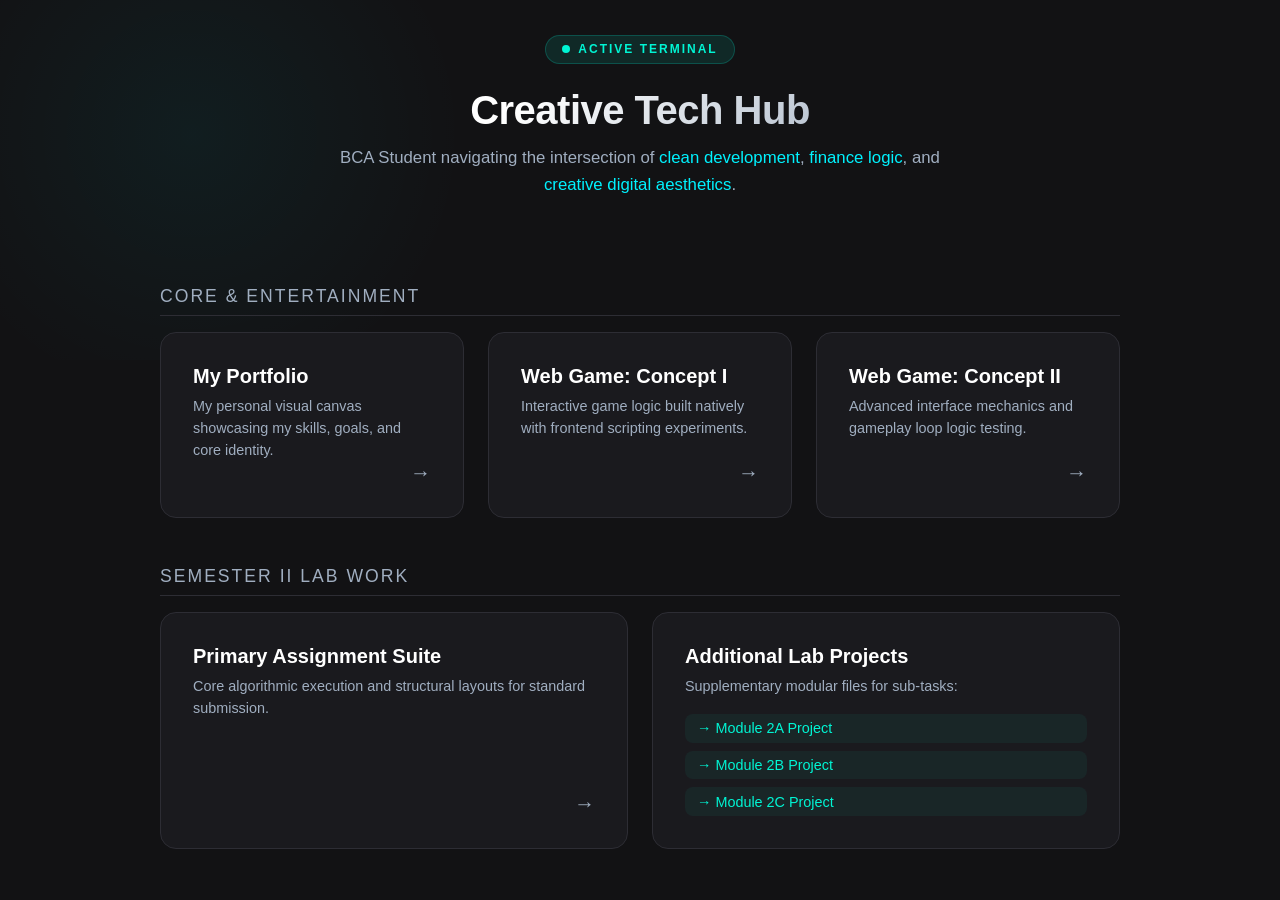
<file: index.html>
<!DOCTYPE html>
<html lang="en">
<head>
    <meta charset="UTF-8">
    <meta name="viewport" content="width=device-width, initial-scale=1.0">
    <title>Creative & Tech Hub</title>
    <style>
        /* Base Reset & Variables */
        * {
            margin: 0;
            padding: 0;
            box-sizing: border-box;
            font-family: 'Segoe UI', -apple-system, BlinkMacSystemFont, Roboto, sans-serif;
        }

        :root {
            --bg-color: #121214;
            --card-bg: #1a1a1e;
            --accent-cyan: #00f2fe;
            --accent-mint: #00f5d4;
            --text-main: #ffffff;
            --text-muted: #a0aec0;
            --border-color: #2d2d34;
        }

        body {
            background-color: var(--bg-color);
            color: var(--text-main);
            min-height: 100vh;
            display: flex;
            flex-direction: column;
            align-items: center;
            justify-content: center;
            padding: 2rem;
            overflow-x: hidden;
        }

        body::before {
            content: '';
            position: absolute;
            top: -10%;
            left: -10%;
            width: 50%;
            height: 50%;
            background: radial-gradient(circle, rgba(0, 242, 254, 0.05) 0%, transparent 70%);
            z-index: -1;
        }

        /* Header Section */
        header {
            text-align: center;
            margin-bottom: 3.5rem;
            max-width: 600px;
            position: relative;
        }

        .badge-container {
            display: inline-flex;
            align-items: center;
            gap: 0.5rem;
            background: rgba(0, 245, 212, 0.1);
            border: 1px solid rgba(0, 245, 212, 0.2);
            padding: 0.4rem 1rem;
            border-radius: 20px;
            margin-bottom: 1.5rem;
        }

        .pulse-dot {
            width: 8px;
            height: 8px;
            background-color: var(--accent-mint);
            border-radius: 50%;
            box-shadow: 0 0 0 0 rgba(0, 245, 212, 0.7);
            animation: pulse 1.6s infinite;
        }

        .badge-text {
            font-size: 0.75rem;
            text-transform: uppercase;
            letter-spacing: 2px;
            color: var(--accent-mint);
            font-weight: 600;
        }

        header h1 {
            font-size: 2.5rem;
            font-weight: 700;
            letter-spacing: -0.5px;
            margin-bottom: 0.75rem;
            background: linear-gradient(135deg, var(--text-main) 30%, var(--text-muted));
            -webkit-background-clip: text;
            -webkit-text-fill-color: transparent;
        }

        header p {
            color: var(--text-muted);
            font-size: 1.05rem;
            line-height: 1.6;
        }

        header p span {
            color: var(--accent-cyan);
            font-weight: 500;
        }

        /* Section Headings */
        .section-title {
            width: 100%;
            max-width: 960px;
            font-size: 1.1rem;
            text-transform: uppercase;
            letter-spacing: 2px;
            color: var(--text-muted);
            margin: 2rem 0 1rem 0;
            padding-bottom: 0.5rem;
            border-bottom: 1px solid var(--border-color);
        }

        /* Grid Layout */
        .grid-container {
            display: grid;
            grid-template-columns: repeat(auto-fit, minmax(280px, 1fr));
            gap: 1.5rem;
            width: 100%;
            max-width: 960px;
            margin-bottom: 1rem;
        }

        /* Interactive Cards */
        .card {
            background-color: var(--card-bg);
            border: 1px solid var(--border-color);
            border-radius: 16px;
            padding: 2rem;
            text-decoration: none;
            color: var(--text-main);
            transition: all 0.4s cubic-bezier(0.16, 1, 0.3, 1);
            position: relative;
            overflow: hidden;
            display: flex;
            flex-direction: column;
            justify-content: space-between;
            min-height: 180px;
        }

        .card:hover {
            transform: translateY(-5px);
            border-color: rgba(0, 242, 254, 0.4);
            box-shadow: 0 12px 30px rgba(0, 0, 0, 0.4), 
                        0 0 20px rgba(0, 242, 254, 0.05);
        }

        .card::after {
            content: '';
            position: absolute;
            inset: 0;
            background: linear-gradient(135deg, rgba(0, 242, 254, 0.02) 0%, rgba(0, 245, 212, 0.02) 100%);
            opacity: 0;
            transition: opacity 0.4s ease;
        }

        .card:hover::after {
            opacity: 1;
        }

        .card-content h2 {
            font-size: 1.25rem;
            font-weight: 600;
            margin-bottom: 0.5rem;
            transition: color 0.3s ease;
        }

        .card:hover .card-content h2 {
            color: var(--accent-cyan);
        }

        .card-content p {
            color: var(--text-muted);
            font-size: 0.9rem;
            line-height: 1.5;
        }

        /* Sub-links layout inside the Assignment Card */
        .links-list {
            margin-top: 1rem;
            display: flex;
            flex-direction: column;
            gap: 0.5rem;
            position: relative;
            z-index: 2;
        }

        .sub-link {
            display: block;
            color: var(--accent-mint);
            text-decoration: none;
            font-size: 0.9rem;
            padding: 0.4rem 0.75rem;
            background: rgba(0, 245, 212, 0.05);
            border-radius: 8px;
            transition: background 0.2s, transform 0.2s;
        }

        .sub-link:hover {
            background: rgba(0, 245, 212, 0.15);
            transform: translateX(3px);
        }

        .card-arrow {
            font-size: 1.3rem;
            color: var(--text-muted);
            align-self: flex-end;
            transition: transform 0.3s ease, color 0.3s ease;
        }

        .card:hover .card-arrow {
            transform: translateX(4px);
            color: var(--accent-mint);
        }

        @keyframes pulse {
            0% { transform: scale(0.95); box-shadow: 0 0 0 0 rgba(0, 245, 212, 0.5); }
            70% { transform: scale(1); box-shadow: 0 0 0 8px rgba(0, 245, 212, 0); }
            100% { transform: scale(0.95); box-shadow: 0 0 0 0 rgba(0, 245, 212, 0); }
        }

        @media (max-width: 600px) {
            body { padding: 1.5rem; }
            header h1 { font-size: 2rem; }
            .grid-container { grid-template-columns: 1fr; }
        }
    </style>
</head>
<body>

    <header>
        <div class="badge-container">
            <div class="pulse-dot"></div>
            <span class="badge-text">Active Terminal</span>
        </div>
        <h1>Creative Tech Hub</h1>
        <p>BCA Student navigating the intersection of <span>clean development</span>, <span>finance logic</span>, and <span>creative digital aesthetics</span>.</p>
    </header>

    <div class="section-title">Core & Entertainment</div>
    <main class="grid-container">
        <a href="Portfolio.html" class="card">
            <div class="card-content">
                <h2>My Portfolio</h2>
                <p>My personal visual canvas showcasing my skills, goals, and core identity.</p>
            </div>
            <div class="card-arrow">→</div>
        </a>

        <a href="game1.html" class="card">
            <div class="card-content">
                <h2>Web Game: Concept I</h2>
                <p>Interactive game logic built natively with frontend scripting experiments.</p>
            </div>
            <div class="card-arrow">→</div>
        </a>

        <a href="game2.html" class="card">
            <div class="card-content">
                <h2>Web Game: Concept II</h2>
                <p>Advanced interface mechanics and gameplay loop logic testing.</p>
            </div>
            <div class="card-arrow">→</div>
        </a>
    </main>

    <div class="section-title">Semester II Lab Work</div>
    <main class="grid-container">
        <a href="assign2.html" class="card">
            <div class="card-content">
                <h2>Primary Assignment Suite</h2>
                <p>Core algorithmic execution and structural layouts for standard submission.</p>
            </div>
            <div class="card-arrow">→</div>
        </a>

        <div class="card" style="cursor: default;">
            <div class="card-content" style="width: 100%;">
                <h2>Additional Lab Projects</h2>
                <p style="margin-bottom: 0.75rem;">Supplementary modular files for sub-tasks:</p>
                <div class="links-list">
                    <a class="sub-link" href="assign2a.html">→ Module 2A Project</a>
                    <a class="sub-link" href="assign2b.html">→ Module 2B Project</a>
                    <a class="sub-link" href="assign2c.html">→ Module 2C Project</a>
                </div>
            </div>
        </div>
    </main>

</body>
</html>
</file>
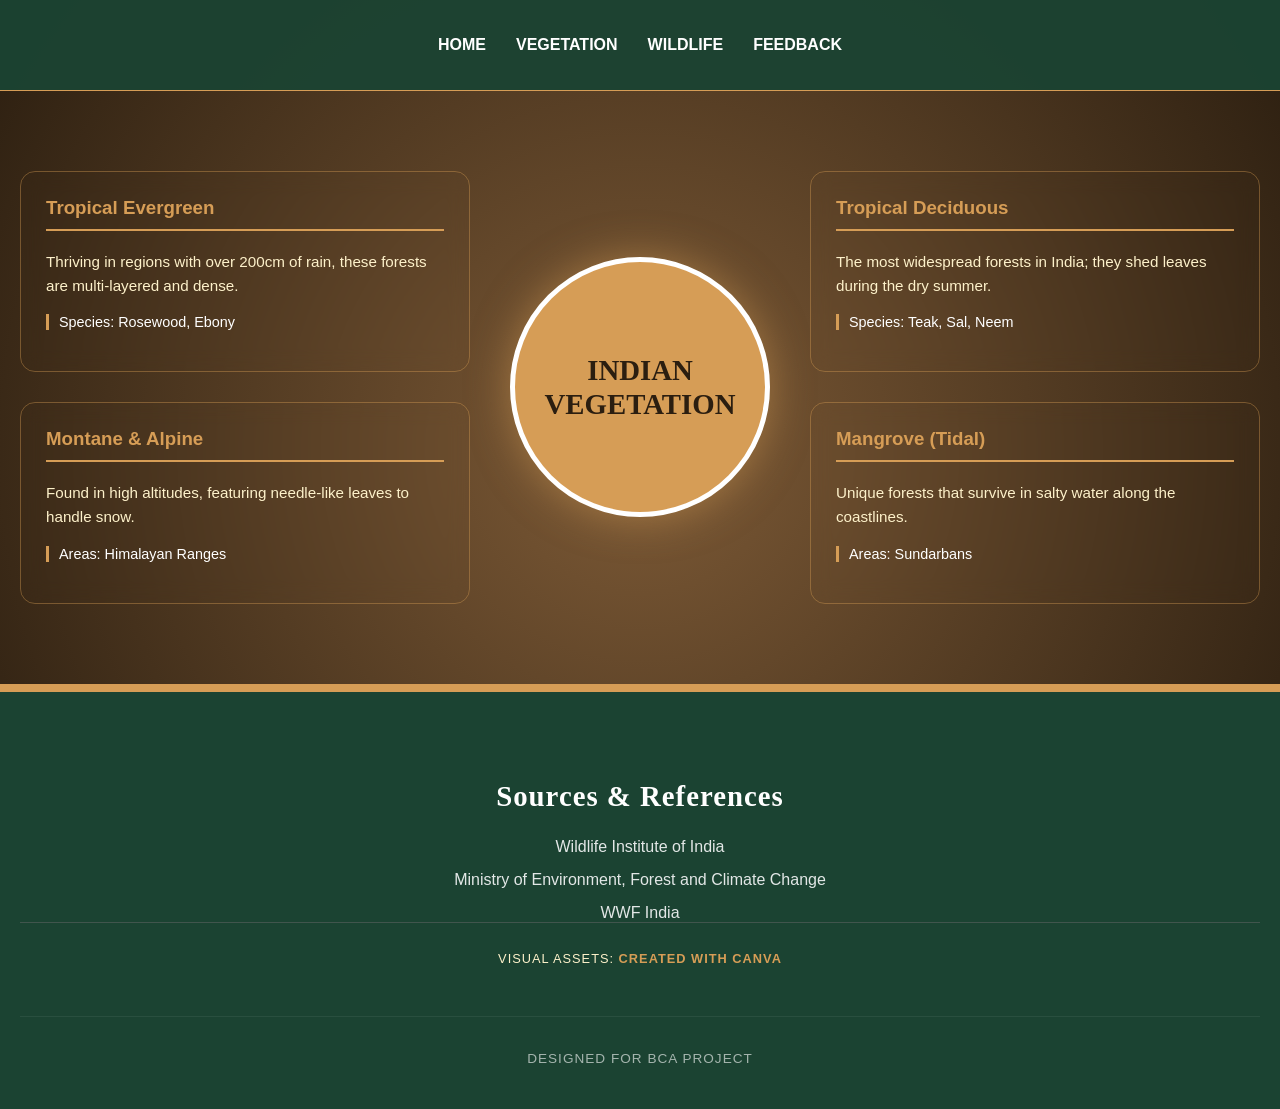
<file: assign2a.html>
<!DOCTYPE html>
<html lang="en">
<head>
    <title>Wildlife India</title>
   <style>
   :root {
    --forest-green: #1b4332;
    
    --forest: #1b4332;    
    --shelf-gold: #d69d56;
    --text-cream: #fdf1ca;
    --bg-dark: #2b1e10;
    --bg-light: #7d5a36;
}

    body {
        background: radial-gradient(circle at center, #7d5a36, #2b1e10);
        background-attachment: fixed;
        margin: 0;
        font-family: 'Segoe UI', sans-serif;
        color: #fff;
    }

    /* Header & Nav */
    header {
        background: rgba(27, 67, 50, 0.95);
        padding: 20px 0;
        text-align: center;
        border-bottom: 1px solid var(--shelf-gold);
    }

    nav ul {
        display: flex;
        justify-content: center;
        list-style: none;
        gap: 30px;
        padding: 0;
    }

    nav ul li a {
        color: #fff;
        text-decoration: none;
        font-weight: 600;
        text-transform: uppercase;
    }

    /* The Main Mind Map Layout */
    .mind-map-container {
        display: flex;
        align-items: center;
        justify-content: center;
        gap: 40px;
        padding: 80px 20px;
        max-width: 1400px;
        margin: 0 auto;
    }

    /* The Left and Right Columns */
    .node-column {
        display: flex;
        flex-direction: column;
        gap: 30px;
        flex: 1;
    }

    /* The Central Hub Circle */
    .main-hub {
        width: 250px;
        height: 250px;
        background: var(--shelf-gold);
        border-radius: 50%;
        display: flex;
        justify-content: center;
        align-items: center;
        text-align: center;
        border: 5px solid #fff;
        box-shadow: 0 0 40px rgba(214, 157, 86, 0.5);
        flex-shrink: 0; 
    }

    .main-hub h1 {
        color: #2b1e10;
        font-family: 'Georgia', serif;
        font-size: 1.8rem;
        margin: 0;
        line-height: 1.2;
    }

    /* Individual Info Boxes */
    .map-node {
        background: var(--glass-bg);
        backdrop-filter: blur(10px);
        padding: 25px;
        border-radius: 15px;
        border: 1px solid rgba(214, 157, 86, 0.4);
        transition: 0.3s;
    }

    .map-node:hover {
        border-color: #fff;
        transform: translateY(-5px);
    }

    .map-node h3 {
        color: var(--shelf-gold);
        margin-top: 0;
        border-bottom: 2px solid var(--shelf-gold);
        padding-bottom: 10px;
    }

    .node-desc {
        font-size: 0.95rem;
        line-height: 1.6;
        color: #fdf1ca;
        margin: 15px 0;
    }

    .node-list {
        list-style: none;
        padding: 0;
    }

    .node-list li {
        font-size: 0.9rem;
        border-left: 3px solid var(--shelf-gold);
        padding-left: 10px;
        margin-bottom: 8px;
    }
/* --- 5. Footer --- */
footer {
    background: var(--forest);
    color: white;
    padding: 60px 20px 30px;
    border-top: 8px solid var(--shelf-gold);
    text-align: center;
}

footer h3 {
    font-family: 'Georgia', serif;
    font-size: 1.8rem;
    margin-bottom: 25px;
    letter-spacing: 1px;
}

.footer-section ul {
    list-style: none; 
    padding: 0;
    margin: 0;
    display: flex;
    flex-direction: column; 
    gap: 15px;
    align-items: center; 
}

.footer-section ul li a {
    color: #f8f9fa;
    text-decoration: none;
    font-size: 1rem;
    transition: 0.3s ease;
    opacity: 0.9;
    border-bottom: 1px solid transparent;
}

.footer-section ul li a:hover {
    color: var(--shelf-gold); 
    opacity: 1;
    border-bottom: 1px solid var(--shelf-gold);
}

.footer-bottom {
    margin-top: 50px;
    padding-top: 20px;
    border-top: 1px solid rgba(255, 255, 255, 0.1);
    font-size: 0.85rem;
    opacity: 0.6;
    letter-spacing: 1px;
    text-transform: uppercase;
}
.footer-credits {
    margin-bottom: 20px;
    border-top: 1px solid rgba(214, 157, 186, 0.2); 
    padding-top: 15px;
}

.footer-credits p {
    font-size: 0.8rem;
    color: #fdf1ca; 
    letter-spacing: 1px;
    text-transform: uppercase;
}

.footer-credits span {
    color: var(--shelf-gold);
    font-weight: bold;
}
   
</style>
</head>
<body>
    <header>
    <nav>
        <ul>
            <li><a href="assign2.html">Home</a></li>
            <li><a href="assign2a.html">Vegetation</a></li>
            <li><a href="assign2b.html">Wildlife</a></li>
            <li><a href="assign2c.html">Feedback</a></li>
        </ul>
    </nav>
    </header>
<div class="mind-map-container">
    <div class="node-column">
        <div class="map-node">
            <h3>Tropical Evergreen</h3>
            <p class="node-desc">Thriving in regions with over 200cm of rain, these forests are multi-layered and dense.</p>
            <ul class="node-list">
                <li>Species: Rosewood, Ebony</li>
            </ul>
        </div>
        <div class="map-node">
            <h3>Montane & Alpine</h3>
            <p class="node-desc">Found in high altitudes, featuring needle-like leaves to handle snow.</p>
            <ul class="node-list">
                <li>Areas: Himalayan Ranges</li>
            </ul>
        </div>
    </div>

    <div class="main-hub">
        <h1>INDIAN<br>VEGETATION</h1>
    </div>

    <div class="node-column">
        <div class="map-node">
            <h3>Tropical Deciduous</h3>
            <p class="node-desc">The most widespread forests in India; they shed leaves during the dry summer.</p>
            <ul class="node-list">
                <li>Species: Teak, Sal, Neem</li>
            </ul>
        </div>
        <div class="map-node">
            <h3>Mangrove (Tidal)</h3>
            <p class="node-desc">Unique forests that survive in salty water along the coastlines.</p>
            <ul class="node-list">
                <li>Areas: Sundarbans</li>
            </ul>
        </div>
    </div>
</div>
<footer>
    <div class="footer-content">
        <div class="footer-section">
            <h3>Sources & References</h3>
            <ul>
                <li><a href="https://wii.gov.in/" target="_blank">Wildlife Institute of India</a></li>
                <li><a href="https://envfor.nic.in/" target="_blank">Ministry of Environment, Forest and Climate Change</a></li>
                <li><a href="https://www.worldwildlife.org/" target="_blank">WWF India</a></li>
            </ul>
        </div>
        <div class="footer-credits">
    <p>Visual Assets: <span>Created with Canva</span></p>
</div>
        <div class="footer-bottom">
            <p> Designed for BCA Project</p>
        </div>
    </div>
</footer>
</file>
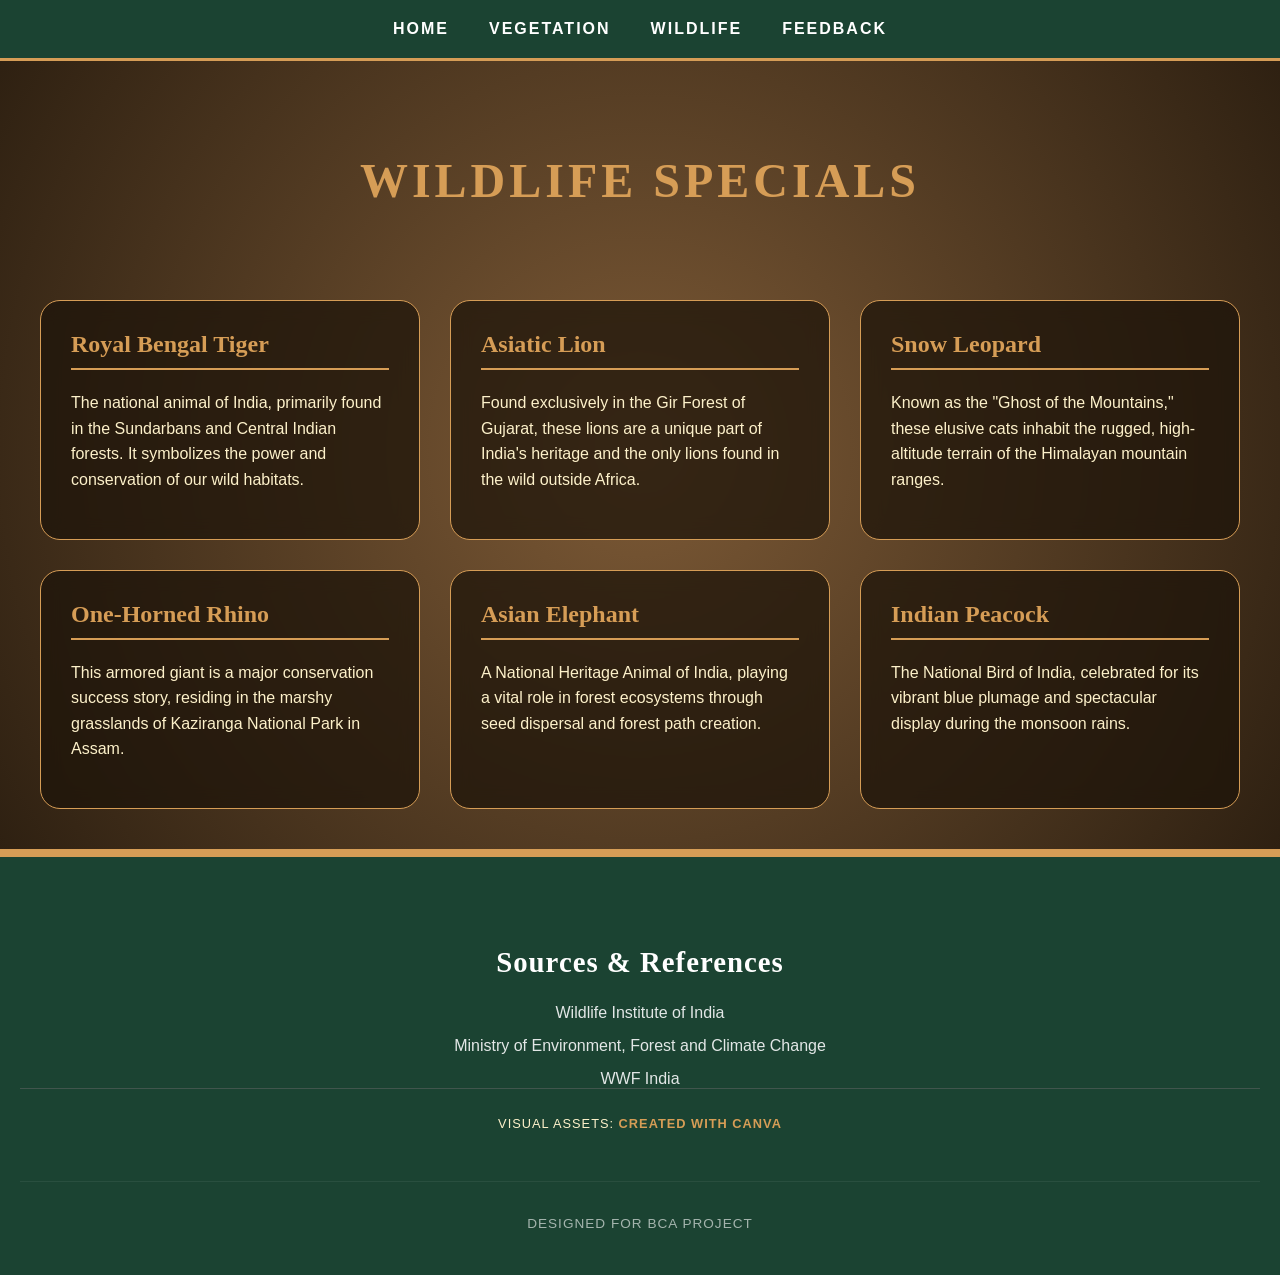
<file: assign2b.html>
<!DOCTYPE html>
<html lang="en">
<head>
    <meta charset="UTF-8">
    <meta name="viewport" content="width=device-width, initial-scale=1.0">
    <title>Wildlife Specials | India</title>
    <style>
        :root {
            --forest-green: #1b4332;
             --forest: #1b4332;    
            --shelf-gold: #d69d56;
            --text-cream: #fdf1ca;
            --glass-bg: rgba(30, 20, 10, 0.75);
        }

        body {
            background: radial-gradient(circle at center, #7d5a36, #2b1e10);
            background-attachment: fixed;
            margin: 0;
            font-family: 'Segoe UI', sans-serif;
            color: #fff;
        }

        /* --- Unified Header --- */
        header {
            background: var(--forest-green);
            padding: 20px 0;
            border-bottom: 3px solid var(--shelf-gold);
            text-align: center;
        }

        nav ul {
            display: flex;
            justify-content: center;
            list-style: none;
            gap: 40px;
            padding: 0;
            margin: 0;
        }

        nav ul li a {
            color: #fff;
            text-decoration: none;
            font-weight: 600;
            text-transform: uppercase;
            letter-spacing: 2px;
        }

        .title-section {
            text-align: center;
            padding: 60px 20px 20px 20px;
        }

        .title-section h1 {
            font-family: 'Georgia', serif;
            font-size: 3rem;
            color: var(--shelf-gold);
            text-transform: uppercase;
            letter-spacing: 4px;
        }

        /* --- Simple Grid Layout --- */
        .container {
            max-width: 1200px;
            margin: 0 auto;
            padding: 40px 20px;
            display: grid;
            grid-template-columns: repeat(auto-fit, minmax(320px, 1fr));
            gap: 30px;
        }

        .animal-card {
            background: var(--glass-bg);
            backdrop-filter: blur(10px);
            border-radius: 20px;
            border: 1px solid var(--shelf-gold);
            padding: 30px;
            transition: 0.3s ease;
        }

        .animal-card:hover {
            transform: translateY(-10px);
            background: rgba(27, 67, 50, 0.4);
        }

        .animal-card h2 {
            color: var(--shelf-gold);
            font-family: 'Georgia', serif;
            border-bottom: 2px solid var(--shelf-gold);
            padding-bottom: 10px;
            margin-top: 0;
        }

        .animal-card p {
            color: var(--text-cream);
            line-height: 1.6;
            font-size: 1rem;
        }

      /* --- 5. Footer --- */
footer {
    background: var(--forest);
    color: white;
    padding: 60px 20px 30px;
    border-top: 8px solid var(--shelf-gold);
    text-align: center;
}

footer h3 {
    font-family: 'Georgia', serif;
    font-size: 1.8rem;
    margin-bottom: 25px;
    letter-spacing: 1px;
}

.footer-section ul {
    list-style: none; 
    padding: 0;
    margin: 0;
    display: flex;
    flex-direction: column; 
    gap: 15px;
    align-items: center; 
}

.footer-section ul li a {
    color: #f8f9fa; 
    text-decoration: none;
    font-size: 1rem;
    transition: 0.3s ease;
    opacity: 0.9;
    border-bottom: 1px solid transparent;
}

.footer-section ul li a:hover {
    color: var(--shelf-gold); 
    opacity: 1;
    border-bottom: 1px solid var(--shelf-gold);
}

.footer-bottom {
    margin-top: 50px;
    padding-top: 20px;
    border-top: 1px solid rgba(255, 255, 255, 0.1);
    font-size: 0.85rem;
    opacity: 0.6;
    letter-spacing: 1px;
    text-transform: uppercase;
}
.footer-credits {
    margin-bottom: 20px;
    border-top: 1px solid rgba(214, 157, 186, 0.2); 
    padding-top: 15px;
}

.footer-credits p {
    font-size: 0.8rem;
    color: #fdf1ca;
    letter-spacing: 1px;
    text-transform: uppercase;
}

.footer-credits span {
    color: var(--shelf-gold); 
    font-weight: bold;
}
    </style>
</head>
<body>

<header>
    <nav>
        <ul>
            <li><a href="assign2.html">Home</a></li>
            <li><a href="assign2a.html">Vegetation</a></li>
            <li><a href="assign2b.html">Wildlife</a></li>
            <li><a href="assign2c.html">Feedback</a></li>
        </ul>
    </nav>
</header>

<div class="title-section">
    <h1>Wildlife Specials</h1>
</div>

<div class="container">
    <div class="animal-card">
        <h2>Royal Bengal Tiger</h2>
        <p>The national animal of India, primarily found in the Sundarbans and Central Indian forests. It symbolizes the power and conservation of our wild habitats.</p>
    </div>

    <div class="animal-card">
        <h2>Asiatic Lion</h2>
        <p>Found exclusively in the Gir Forest of Gujarat, these lions are a unique part of India's heritage and the only lions found in the wild outside Africa.</p>
    </div>

    <div class="animal-card">
        <h2>Snow Leopard</h2>
        <p>Known as the "Ghost of the Mountains," these elusive cats inhabit the rugged, high-altitude terrain of the Himalayan mountain ranges.</p>
    </div>

    <div class="animal-card">
        <h2>One-Horned Rhino</h2>
        <p>This armored giant is a major conservation success story, residing in the marshy grasslands of Kaziranga National Park in Assam.</p>
    </div>

    <div class="animal-card">
        <h2>Asian Elephant</h2>
        <p>A National Heritage Animal of India, playing a vital role in forest ecosystems through seed dispersal and forest path creation.</p>
    </div>

    <div class="animal-card">
        <h2>Indian Peacock</h2>
        <p>The National Bird of India, celebrated for its vibrant blue plumage and spectacular display during the monsoon rains.</p>
    </div>
</div>

<footer>
    <div class="footer-content">
        <div class="footer-section">
            <h3>Sources & References</h3>
            <ul>
                <li><a href="https://wii.gov.in/" target="_blank">Wildlife Institute of India</a></li>
                <li><a href="https://envfor.nic.in/" target="_blank">Ministry of Environment, Forest and Climate Change</a></li>
                <li><a href="https://www.worldwildlife.org/" target="_blank">WWF India</a></li>
            </ul>
        </div>
        <div class="footer-credits">
    <p>Visual Assets: <span>Created with Canva</span></p>
</div>
        <div class="footer-bottom">
            <p> Designed for BCA Project</p>
        </div>
    </div>
</footer>

</body>
</html>
</file>
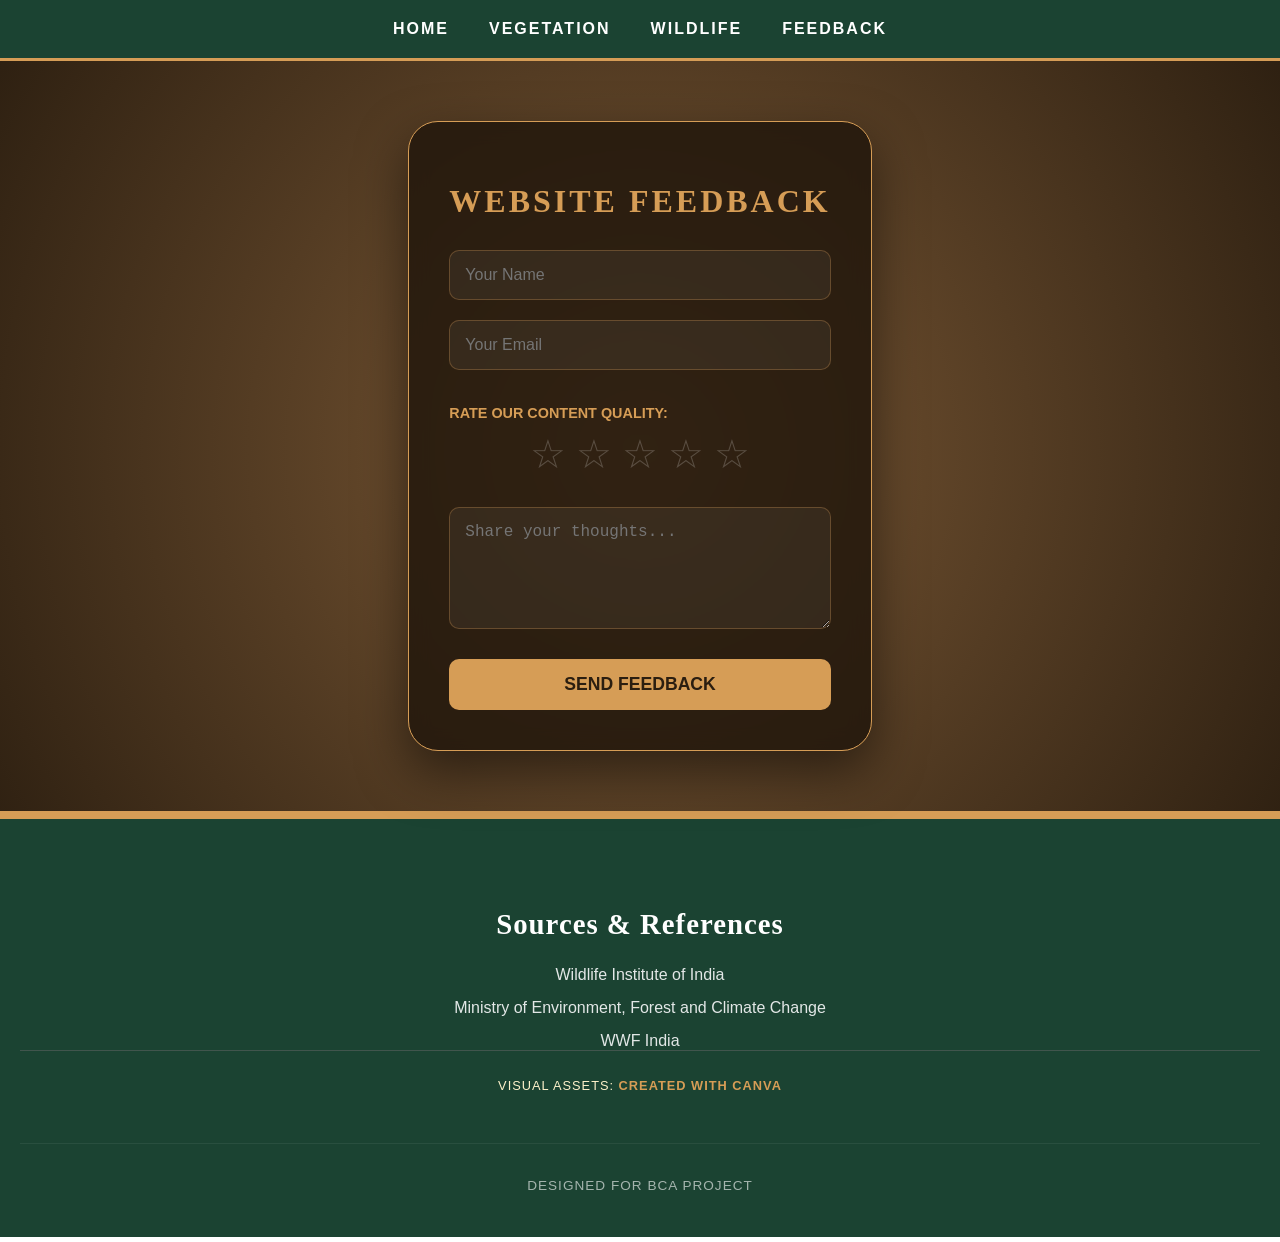
<file: assign2c.html>
<!DOCTYPE html>
<html lang="en">
<head>
    <meta charset="UTF-8">
    <meta name="viewport" content="width=device-width, initial-scale=1.0">
    <title>Feedback | Wildlife India</title>
    <style>
        :root {
            --forest-green: #1b4332;
             --forest: #1b4332;    
            --shelf-gold: #d69d56;
            --text-cream: #fdf1ca;
            --glass: rgba(30, 20, 10, 0.8);
        }

        body {
            background: radial-gradient(circle at center, #7d5a36, #2b1e10);
            background-attachment: fixed;
            margin: 0;
            font-family: 'Segoe UI', sans-serif;
            color: #fff;
            min-height: 100vh;
            display: flex;
            flex-direction: column;
        }

        /* --- Navigation --- */
        header {
            background: var(--forest-green);
            padding: 20px 0;
            border-bottom: 3px solid var(--shelf-gold);
        }

        nav ul {
            display: flex;
            justify-content: center;
            list-style: none;
            gap: 40px;
            padding: 0;
            margin: 0;
        }

        nav ul li a {
            color: #fff;
            text-decoration: none;
            font-weight: 600;
            text-transform: uppercase;
            letter-spacing: 2px;
        }

        /* --- Form Container --- */
        .container {
            flex: 1;
            max-width: 600px;
            margin: 60px auto;
            background: var(--glass);
            backdrop-filter: blur(10px);
            padding: 40px;
            border-radius: 30px;
            border: 1px solid var(--shelf-gold);
            box-shadow: 0 20px 50px rgba(0,0,0,0.5);
            text-align: center;
        }

        h1 {
            font-family: 'Georgia', serif;
            color: var(--shelf-gold);
            margin-bottom: 30px;
            text-transform: uppercase;
            letter-spacing: 3px;
        }

        form {
            display: flex;
            flex-direction: column;
            gap: 20px;
        }

        input, select, textarea {
            background: rgba(255, 255, 255, 0.05);
            border: 1px solid rgba(214, 157, 86, 0.3);
            padding: 15px;
            border-radius: 10px;
            color: #fff;
            font-size: 1rem;
            outline: none;
            transition: 0.3s;
        }

        input:focus, select:focus, textarea:focus {
            border-color: var(--shelf-gold);
            background: rgba(255, 255, 255, 0.1);
        }

        select option {
            background: #2b1e10;
            color: #fff;
        }
        .rating-group {
    text-align: left;
    margin-bottom: 10px;
}

.rating-group p {
    color: var(--shelf-gold);
    font-weight: bold;
    margin-bottom: 10px;
    font-size: 0.9rem;
    text-transform: uppercase;
}

.stars {
    display: flex;
    flex-direction: row-reverse; 
    justify-content: center;
    gap: 10px;
}

.stars input {
    display: none; 
}

.stars label {
    font-size: 2.5rem;
    color: rgba(255, 255, 255, 0.2);
    cursor: pointer;
    transition: 0.3s;
}

/* Hover and Checked effects */
.stars label:hover,
.stars label:hover ~ label,
.stars input:checked ~ label {
    color: var(--shelf-gold);
    text-shadow: 0 0 10px rgba(214, 157, 86, 0.5);
}

        button {
            background: var(--shelf-gold);
            color: #2b1e10;
            border: none;
            padding: 15px;
            border-radius: 10px;
            font-weight: bold;
            font-size: 1.1rem;
            text-transform: uppercase;
            cursor: pointer;
            transition: 0.3s;
            margin-top: 10px;
        }

        button:hover {
            background: #fff;
            transform: scale(1.02);
        }

        #responseMsg {
            margin-top: 25px;
            padding: 15px;
            border-radius: 10px;
            background: rgba(27, 67, 50, 0.6);
            border: 1px solid var(--shelf-gold);
            color: var(--text-cream);
            display: none;
            font-weight: 500;
        }

       /* --- 5. Footer --- */
footer {
    background: var(--forest);
    color: white;
    padding: 60px 20px 30px;
    border-top: 8px solid var(--shelf-gold);
    text-align: center;
}

footer h3 {
    font-family: 'Georgia', serif;
    font-size: 1.8rem;
    margin-bottom: 25px;
    letter-spacing: 1px;
}

.footer-section ul {
    list-style: none; 
    padding: 0;
    margin: 0;
    display: flex;
    flex-direction: column; 
    gap: 15px;
    align-items: center; 
}

.footer-section ul li a {
    color: #f8f9fa; 
    text-decoration: none;
    font-size: 1rem;
    transition: 0.3s ease;
    opacity: 0.9;
    border-bottom: 1px solid transparent;
}

.footer-section ul li a:hover {
    color: var(--shelf-gold); 
    opacity: 1;
    border-bottom: 1px solid var(--shelf-gold);
}

.footer-bottom {
    margin-top: 50px;
    padding-top: 20px;
    border-top: 1px solid rgba(255, 255, 255, 0.1);
    font-size: 0.85rem;
    opacity: 0.6;
    letter-spacing: 1px;
    text-transform: uppercase;
}
.footer-credits {
    margin-bottom: 20px;
    border-top: 1px solid rgba(214, 157, 186, 0.2); 
    padding-top: 15px;
}

.footer-credits p {
    font-size: 0.8rem;
    color: #fdf1ca; 
    letter-spacing: 1px;
    text-transform: uppercase;
}

.footer-credits span {
    color: var(--shelf-gold);
    font-weight: bold;
}
    </style>
</head>
<body>

<header>
    <nav>
        <ul>
            <li><a href="assign2.html">Home</a></li>
            <li><a href="assign2a.html">Vegetation</a></li>
            <li><a href="assign2b.html">Wildlife</a></li>
            <li><a href="assign2c.html">Feedback</a></li>
        </ul>
    </nav>
</header>

<div class="container">
    <h1>Website Feedback</h1>
    <form id="wildlifeForm">
        <input type="text" id="name" placeholder="Your Name" required>
        <input type="email" id="email" placeholder="Your Email" required>
        <div class="rating-group">
    <p>Rate our Content Quality:</p>
    <div class="stars">
        <input type="radio" name="rating" value="5" id="5"><label for="5">☆</label>
        <input type="radio" name="rating" value="4" id="4"><label for="4">☆</label>
        <input type="radio" name="rating" value="3" id="3"><label for="3">☆</label>
        <input type="radio" name="rating" value="2" id="2"><label for="2">☆</label>
        <input type="radio" name="rating" value="1" id="1"><label for="1">☆</label>
    </div>
</div>
        <textarea id="message" rows="5" placeholder="Share your thoughts..."></textarea>
        <button type="submit">Send Feedback</button>
    </form>
    <div id="responseMsg"></div>
</div>

<footer>
    <div class="footer-content">
        <div class="footer-section">
            <h3>Sources & References</h3>
            <ul>
                <li><a href="https://wii.gov.in/" target="_blank">Wildlife Institute of India</a></li>
                <li><a href="https://envfor.nic.in/" target="_blank">Ministry of Environment, Forest and Climate Change</a></li>
                <li><a href="https://www.worldwildlife.org/" target="_blank">WWF India</a></li>
            </ul>
        </div>
        <div class="footer-credits">
    <p>Visual Assets: <span>Created with Canva</span></p>
</div>
        <div class="footer-bottom">
            <p> Designed for BCA Project</p>
        </div>
    </div>
</footer>

<script>
    document.addEventListener('DOMContentLoaded', () => {
        const feedbackForm = document.getElementById('wildlifeForm');
        const responseMsg = document.getElementById('responseMsg');

        if (feedbackForm) {
            feedbackForm.addEventListener('submit', function(e) {
                e.preventDefault(); 
                const name = document.getElementById('name').value;
                responseMsg.style.display = 'block';
                responseMsg.innerHTML = `🌿 Thank you, ${name}! `;
                console.log("Form Submitted successfully!");
                feedbackForm.reset();
            });
        }
    });
</script>

</body>
</html>
</file>
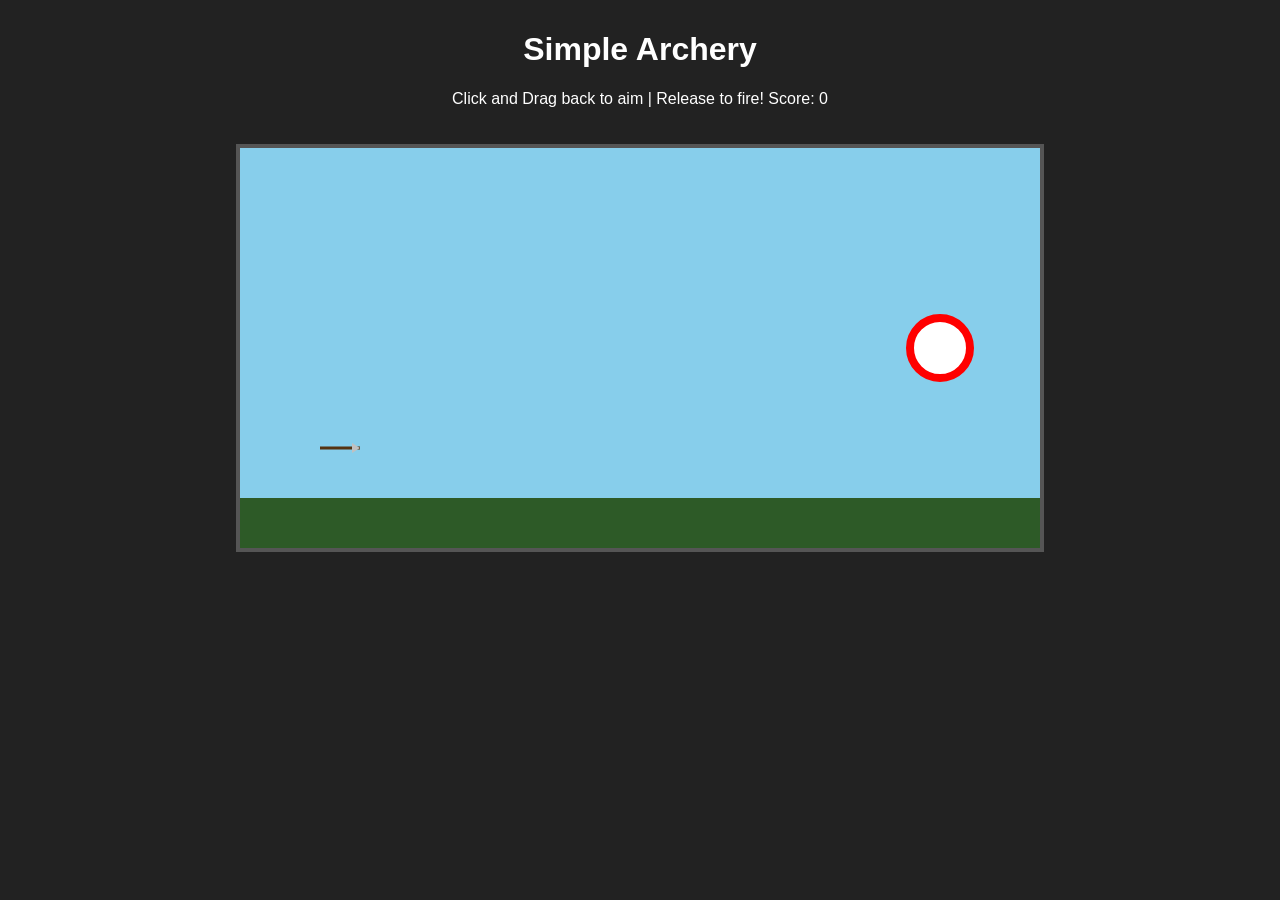
<file: game1.html>
<!DOCTYPE html>
<html>
<head>
    <title>Simple Archery</title>
    <style>
        body { margin: 0; background: #222; display: flex; flex-direction: column; align-items: center; color: white; font-family: sans-serif; overflow: hidden; }
        canvas { background: #87CEEB; border: 4px solid #555; cursor: crosshair; margin-top: 20px; }
        .ui { margin-top: 10px; text-align: center; }
    </style>
</head>
<body>
    <div class="ui">
        <h1>Simple Archery</h1>
        <p>Click and Drag back to aim | Release to fire! Score: <span id="score">0</span></p>
    </div>
    <canvas id="gameCanvas"></canvas>

<script>
const canvas = document.getElementById('gameCanvas');
const ctx = canvas.getContext('2d');
const scoreEl = document.getElementById('score');

canvas.width = 800;
canvas.height = 400;

// Game State
let score = 0;
let isDragging = false;
let arrow = { x: 100, y: 300, vx: 0, vy: 0, active: false, angle: 0 };
let target = { x: 700, y: 200, radius: 30 };
let mousePos = { x: 0, y: 0 };

// Input Listeners
canvas.addEventListener('mousedown', (e) => {
    if (!arrow.active) isDragging = true;
});

canvas.addEventListener('mousemove', (e) => {
    const rect = canvas.getBoundingClientRect();
    mousePos.x = e.clientX - rect.left;
    mousePos.y = e.clientY - rect.top;
});

canvas.addEventListener('mouseup', () => {
    if (isDragging) {
        const dx = 100 - mousePos.x;
        const dy = 300 - mousePos.y;
        
        arrow.vx = dx * 0.15; // Power multiplier
        arrow.vy = dy * 0.15;
        arrow.active = true;
        isDragging = false;
    }
});

function update() {
    // 1. Logic: Arrow Flight
    if (arrow.active) {
        arrow.x += arrow.vx;
        arrow.y += arrow.vy;
        arrow.vy += 0.25; // Gravity
        arrow.angle = Math.atan2(arrow.vy, arrow.vx);

        // Collision Detection (Circle vs Point)
        const dist = Math.hypot(arrow.x - target.x, arrow.y - target.y);
        if (dist < target.radius) {
            score++;
            scoreEl.innerText = score;
            resetArrow();
            moveTarget();
        }

        // Reset if off screen
        if (arrow.y > canvas.height || arrow.x > canvas.width) {
            resetArrow();
        }
    }

    draw();
    requestAnimationFrame(update);
}

function resetArrow() {
    arrow.active = false;
    arrow.x = 100;
    arrow.y = 300;
}

function moveTarget() {
    target.y = Math.random() * (canvas.height - 100) + 50;
}

function draw() {
    // Clear Canvas (Sky)
    ctx.fillStyle = "#87CEEB";
    ctx.fillRect(0, 0, canvas.width, canvas.height);

    // Draw Ground
    ctx.fillStyle = "#2d5a27";
    ctx.fillRect(0, 350, canvas.width, 50);

    // Draw Target
    ctx.beginPath();
    ctx.arc(target.x, target.y, target.radius, 0, Math.PI * 2);
    ctx.fillStyle = "white"; ctx.fill();
    ctx.strokeStyle = "red"; ctx.lineWidth = 8; ctx.stroke();
    ctx.closePath();

    // Draw Arrow/Bow Direction
    ctx.save();
    ctx.translate(arrow.x, arrow.y);
    if (isDragging) {
        const angle = Math.atan2(300 - mousePos.y, 100 - mousePos.x);
        ctx.rotate(angle);
    } else {
        ctx.rotate(arrow.angle);
    }
    
    // The Arrow Graphic
    ctx.strokeStyle = "#553311";
    ctx.lineWidth = 3;
    ctx.beginPath();
    ctx.moveTo(-20, 0);
    ctx.lineTo(20, 0);
    ctx.stroke();
    // Arrow Head
    ctx.fillStyle = "silver";
    ctx.beginPath();
    ctx.moveTo(20, 0);
    ctx.lineTo(12, -5);
    ctx.lineTo(12, 5);
    ctx.fill();
    ctx.restore();

    // Draw Drag Line (Visual Aid)
    if (isDragging) {
        ctx.setLineDash([5, 5]);
        ctx.beginPath();
        ctx.moveTo(100, 300);
        ctx.lineTo(mousePos.x, mousePos.y);
        ctx.strokeStyle = "rgba(255,255,255,0.5)";
        ctx.stroke();
        ctx.setLineDash([]);
    }
}

update();
</script>
</body>
</html>
</file>
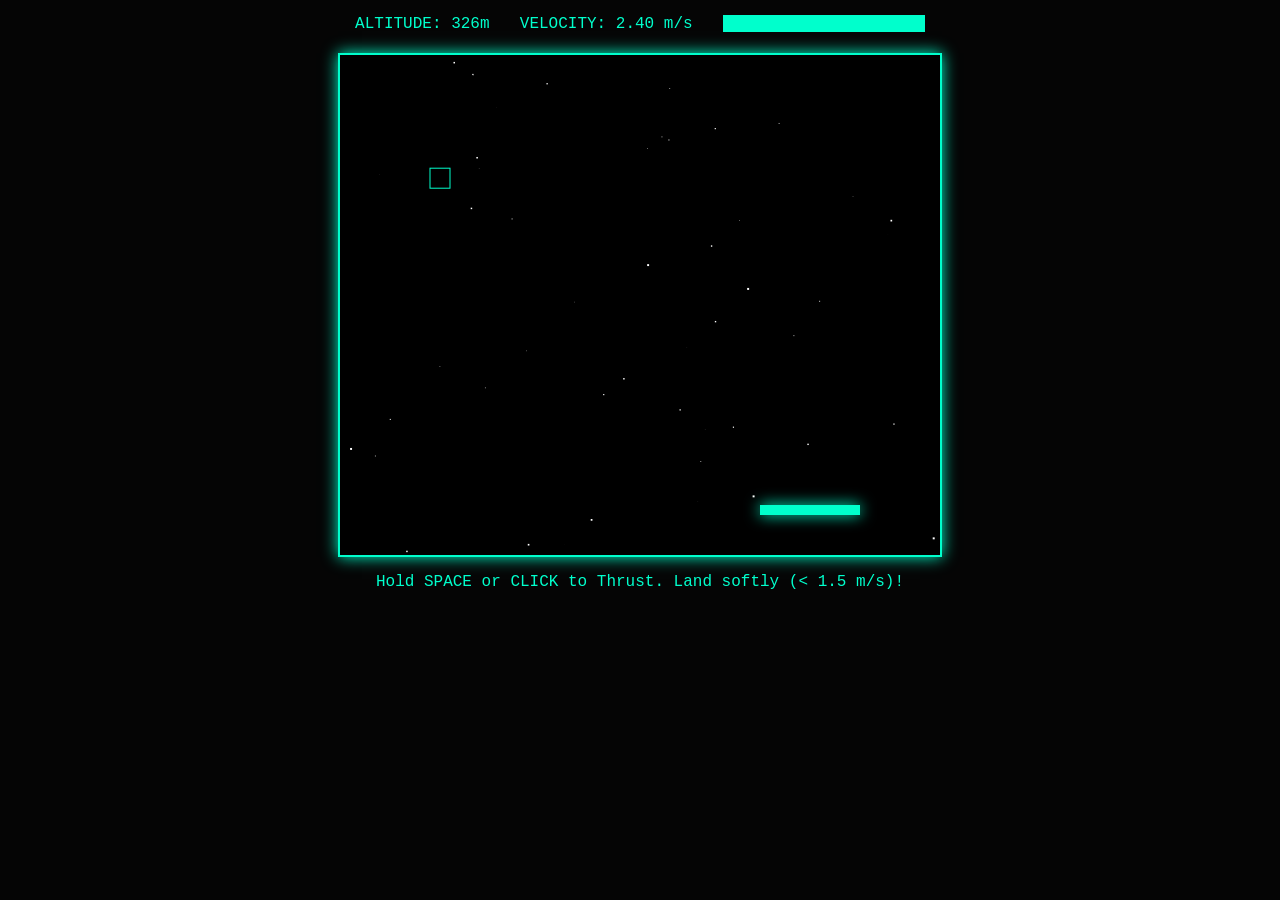
<file: game2.html>
<!DOCTYPE html>
<html>
<head>
    <title>Neon Lander</title>
    <style>
        body { margin: 0; background: #050505; color: #00ffcc; font-family: 'Courier New', Courier, monospace; display: flex; flex-direction: column; align-items: center; overflow: hidden; }
        canvas { border: 2px solid #00ffcc; box-shadow: 0 0 15px #00ffcc; margin-top: 20px; background: black; }
        .stats { margin-top: 15px; text-align: center; width: 600px; display: flex; justify-content: space-around; }
        #fuelBar { width: 200px; height: 15px; border: 1px solid #00ffcc; position: relative; }
        #fuelFill { height: 100%; background: #00ffcc; width: 100%; transition: width 0.1s; }
    </style>
</head>
<body>

    <div class="stats">
        <div>ALTITUDE: <span id="alt">0</span>m</div>
        <div>VELOCITY: <span id="vel">0</span> m/s</div>
        <div id="fuelBar"><div id="fuelFill"></div></div>
    </div>
    <canvas id="landerCanvas"></canvas>
    <p>Hold SPACE or CLICK to Thrust. Land softly (< 1.5 m/s)!</p>

<script>
const canvas = document.getElementById('landerCanvas');
const ctx = canvas.getContext('2d');
const fuelFill = document.getElementById('fuelFill');
const altEl = document.getElementById('alt');
const velEl = document.getElementById('vel');

canvas.width = 600;
canvas.height = 500;

const GRAVITY = 0.04;
const THRUST = 0.12;
const SAFE_SPEED = 1.5;

let ship = { x: 100, y: 50, vx: 0, vy: 0, fuel: 100, isThrusting: false, state: 'flying' };

// --- NEW: Platform with Velocity ---
let platform = { 
    x: 300, 
    y: 450, 
    w: 100, 
    h: 10, 
    vx: 2 // Change this number to make the bar move faster or slower
};

let keys = {};
const stars = Array.from({ length: 50 }, () => ({
    x: Math.random() * canvas.width,
    y: Math.random() * canvas.height,
    size: Math.random() * 2
}));

window.addEventListener('keydown', (e) => { 
    keys[e.code] = true;
    if (ship.state !== 'flying' && e.code === 'Space') resetGame();
});
window.addEventListener('keyup', (e) => keys[e.code] = false);

function resetGame() {
    ship = { x: 100, y: 50, vx: 0, vy: 0, fuel: 100, isThrusting: false, state: 'flying' };
    // Optional: reset platform position too
    platform.x = 300;
}

function update() {
    // --- MOVE THE PLATFORM ---
    if (ship.state === 'flying') {
        platform.x += platform.vx;

        // Bounce platform off walls
        if (platform.x + platform.w > canvas.width || platform.x < 0) {
            platform.vx *= -1; 
        }
    }

    if (ship.state === 'flying') {
        ship.vy += GRAVITY;

        if (keys['Space'] && ship.fuel > 0) {
            ship.vy -= THRUST;
            ship.fuel -= 0.5;
            ship.isThrusting = true;
        } else {
            ship.isThrusting = false;
        }

        if (keys['ArrowLeft']) ship.vx -= 0.05;
        if (keys['ArrowRight']) ship.vx += 0.05;
        
        ship.x += ship.vx;
        ship.y += ship.vy;

        fuelFill.style.width = ship.fuel + "%";
        altEl.innerText = Math.max(0, Math.floor(450 - ship.y));
        velEl.innerText = ship.vy.toFixed(2);

        // Landing Logic (Checks against the moving platform.x)
       // Landing Logic (Improved)
// We check if the ship is within a small vertical range (5px) of the platform top
const shipBottom = ship.y + 10;
const hitPlatformTop = shipBottom >= platform.y && shipBottom <= platform.y + 10;
const withinPlatformWidth = ship.x > platform.x && ship.x < platform.x + platform.w;

if (hitPlatformTop && withinPlatformWidth) {
    // If we were falling (vy > 0) and hit the platform
    if (ship.vy <= SAFE_SPEED) {
        ship.state = 'landed';
        ship.vy = 0; 
        ship.vx = 0;
        ship.y = platform.y - 10; // Snap to surface so it looks clean
    } else {
        ship.state = 'crashed';
    }
}
        if (ship.y > canvas.height || ship.x < 0 || ship.x > canvas.width) ship.state = 'crashed';
    }
    draw();
    requestAnimationFrame(update);
}

function draw() {
    ctx.fillStyle = "black";
    ctx.fillRect(0, 0, canvas.width, canvas.height);

    ctx.fillStyle = "white";
    stars.forEach(s => ctx.fillRect(s.x, s.y, s.size, s.size));

    // Draw the Moving Platform
    ctx.fillStyle = "#00ffcc";
    ctx.shadowBlur = 15;
    ctx.shadowColor = "#00ffcc";
    ctx.fillRect(platform.x, platform.y, platform.w, platform.h);
    ctx.shadowBlur = 0; // Reset shadow for other elements

    // Ship
    ctx.save();
    ctx.translate(ship.x, ship.y);
    if (ship.isThrusting && ship.fuel > 0 && ship.state === 'flying') {
        ctx.fillStyle = "orange";
        ctx.beginPath();
        ctx.moveTo(-5, 10); ctx.lineTo(5, 10); ctx.lineTo(0, 25); ctx.fill();
    }
    ctx.strokeStyle = ship.state === 'crashed' ? 'red' : '#00ffcc';
    ctx.strokeRect(-10, -10, 20, 20); 
    ctx.restore();

    if (ship.state !== 'flying') {
        ctx.fillStyle = "white";
        ctx.font = "20px Courier New";
        ctx.textAlign = "center";
        ctx.fillText(ship.state.toUpperCase() + "!", 300, 200);
        ctx.fillText("PRESS SPACE TO RESTART", 300, 230);
    }
}
update();
</script>
</body>
</html>
</file>
